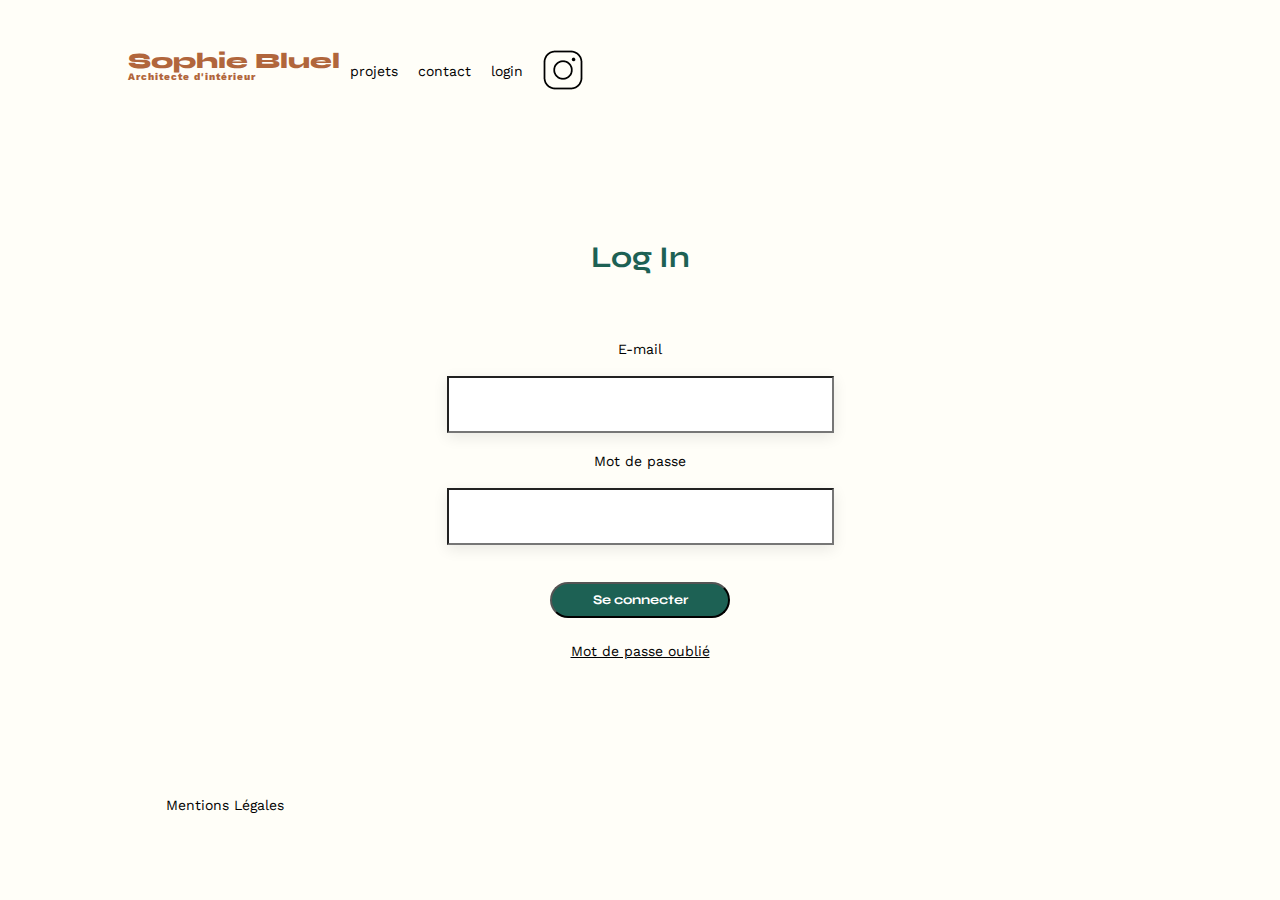
<file: FrontEnd/login/login.html>
<!DOCTYPE html>
<html lang="fr">

<head>
   <meta charset="UTF-8">
   <meta name="viewport" content="width=device-width, initial-scale=1.0">
   <title>Connexion</title>
   <link href="https://fonts.googleapis.com/css2?family=Syne:wght@700;800&family=Work+Sans&display=swap"
      rel="stylesheet">
   <link rel="stylesheet" href="../assets/style.css">
   <script src="./login.js" defer></script>
</head>

<body>
   <header>
      <a href="../index.html">
         <h1>Sophie Bluel <span>Architecte d'intérieur</span></h1>
      </a>
      <nav>
         <ul>
            <li>projets</li>
            <li>contact</li>
            <li><a href="./login.html">login</a></li>
            <li><img src="../assets/icons/instagram.png" alt="Instagram"></li>
         </ul>
      </nav>
   </header>



   <h1 class="login">Log In</h1>
   <form action="" method="post" class="login__form">
      <label for="mail">E-mail</label>
      <input type="text" name="mail" id="mail" class="field">
      <label for="password">Mot de passe</label>
      <input type="password" name="password" id="password" class="field">
      <input type="submit" value="Se connecter" class="connexion">
      <p class="forget">Mot de passe oublié</p>
   </form>

   <section class="login_fail">
      <p class="fail">Identifiant ou mot de passe incorrect</p>
   </section>


   <footer>
      <nav>
         <ul>
            <li>Mentions Légales</li>
         </ul>
      </nav>
   </footer>
</body>

</html>
</file>
<file: FrontEnd/assets/style.css>
/* http://meyerweb.com/eric/tools/css/reset/
   v2.0 | 20110126
   License: none (public domain)
*/

html,
body,
div,
span,
applet,
object,
iframe,
h1,
h2,
h3,
h4,
h5,
h6,
p,
blockquote,
pre,
a,
abbr,
acronym,
address,
big,
cite,
code,
del,
dfn,
em,
img,
ins,
kbd,
q,
s,
samp,
small,
strike,
strong,
sub,
sup,
tt,
var,
b,
u,
i,
center,
dl,
dt,
dd,
ol,
ul,
li,
fieldset,
form,
label,
legend,
table,
caption,
tbody,
tfoot,
thead,
tr,
th,
td,
article,
aside,
canvas,
details,
embed,
figure,
figcaption,
footer,
header,
hgroup,
menu,
nav,
output,
ruby,
section,
summary,
time,
mark,
audio,
video {
  margin: 0;
  padding: 0;
  border: 0;
  font-size: 100%;
  font: inherit;
  vertical-align: baseline;
}
/* HTML5 display-role reset for older browsers */
article,
aside,
details,
figcaption,
figure,
footer,
header,
hgroup,
menu,
nav,
section {
  display: block;
}
body {
  line-height: 1;
}
ol,
ul {
  list-style: none;
}
blockquote,
q {
  quotes: none;
}
blockquote:before,
blockquote:after,
q:before,
q:after {
  content: '';
  content: none;
}
table {
  border-collapse: collapse;
  border-spacing: 0;
}
/** end reset css**/
body {
  background-color: #fffef8;
  /*max-width: 1140px;*/
  width: clamp(375px, 80vw, 1140px);
  box-sizing: border-box;
  margin: 0 auto;
  font-family: 'Work Sans';
  font-size: 14px;
}
header {
  display: flex;
  /*justify-content: space-between;*/
  width: clamp(375px, 100%, 1140px);
  margin: 50px 0;
}
section {
  margin: 50px 0;
}

h1 {
  display: flex;
  flex-direction: column;
  font-family: 'Syne';
  font-size: 22px;
  font-weight: 800;
  color: #b1663c;
}

h1 > span {
  font-family: 'Work Sans';
  font-size: 10px;
  letter-spacing: 0.1em;
}

h2 {
  font-family: 'Syne';
  font-weight: 700;
  font-size: 30px;
  color: #1d6154;
}
nav {
  width: fit-content;
}

nav ul {
  display: flex;
  align-items: center;
  list-style-type: none;
}
nav li {
  padding: 0 10px;
  font-size: 1em;
}

li:hover {
  color: #b1663c;
}
#introduction {
  display: flex;
  align-items: center;
}
#introduction figure {
  flex: 1;
}
#introduction img {
  display: block;
  margin: auto;
  width: 80%;
}

#introduction article {
  flex: 1;
}
#introduction h2 {
  margin-bottom: 1em;
}

#introduction p {
  margin-bottom: 0.5em;
}
#portfolio h2 {
  text-align: center;
  margin-bottom: 1em;
}

/* STYLE FOR FILTER */

.filterContainer {
  display: flex;
  justify-content: center;
  flex-wrap: wrap;
}

.filter {
  background-color: transparent;
  border-radius: 60px;
  border: 1px solid #1d6154;
  font-family: 'Syne';
  font-weight: 700;
  font-size: 16px;
  color: #1d6154;
  margin: 2em 0.5em;
  padding: 1em;
  text-align: center;
  cursor: pointer;
}

.filterActive {
  background-color: #1d6154;
  color: white;
}

.hide {
  display: none;
}

.gallery {
  width: 100%;
  display: grid;
  grid-template-columns: 1fr 1fr 1fr;
  grid-column-gap: 20px;
  grid-row-gap: 20px;
}

.gallery img {
  width: 100%;
}
#contact {
  width: 50%;
  margin: auto;
}
#contact > * {
  text-align: center;
}
#contact h2 {
  margin-bottom: 20px;
}
#contact form {
  text-align: left;
  margin-top: 30px;
  display: flex;
  flex-direction: column;
}

#contact input {
  height: 50px;
  font-size: 1.2em;
  border: none;
  box-shadow: 0px 4px 14px rgba(0, 0, 0, 0.09);
}
#contact label {
  margin: 2em 0 1em 0;
}
#contact textarea {
  border: none;
  box-shadow: 0px 4px 14px rgba(0, 0, 0, 0.09);
}

input[type='submit'] {
  font-family: 'Syne';
  font-weight: 700;
  color: white;
  background-color: #1d6154;
  margin: 2em auto;
  width: 180px;
  text-align: center;
  border-radius: 60px;
}

footer nav ul {
  display: flex;
  justify-content: flex-end;
  margin: 2em;
}

/* LOGIN PAGE */

/* style du titre */
.login {
  color: #1d6154;
  text-align: center;
  font-family: Syne;
  font-size: 30px;
  font-style: normal;
  font-weight: 700;
  margin-bottom: 60px;
  margin-top: 150px;
}

/* emplacement du form */
.login__form {
  display: flex;
  flex-direction: column;
  align-items: center;
}

.login__form label {
  margin: 1%;
}
/* style des champs */
.field {
  margin: 10px 0;
  background: #fff;
  box-shadow: 0px 4px 14px 0px rgba(0, 0, 0, 0.09);
  width: 379px;
  height: 51px;
  flex-shrink: 0;
}

/* style du bouton connexion*/
.connexion {
  width: 179px;
  height: 36px;
  flex-shrink: 0;
  cursor: pointer;
}

/* style de mot de passe oublié */
.forget {
  text-decoration: underline;
  cursor: pointer;
}

/* Login link style neutre */
a {
  text-decoration: none;
  color: initial;
}
a:visited {
  color: inherit;
}

a:hover {
  color: #b1663c;
}

/* login fail */
.login_fail {
  padding: 20px;
}

.fail {
  display: none;
  background-color: #f8d7da;
  color: #1d6154;
  border: 5px solid;
  border-radius: 30px;
  border-width: 1px;
  text-align: center;
}

/* mode edition bar */

.edition {
  width: clamp(375px, 100%, 1140px);
  /*margin-bottom: 15%;*/
  font-family: 'Work Sans';
  position: absolute;
  top: 0;
  left: 0;
  background-color: black;
  color: white;
  height: 35px;
}
.edition p {
  padding-top: 5px;
  display: flex;
  justify-content: center;
}

.projects {
  display: flex;
  justify-content: center;
}
.edit {
  margin-left: 31px;
  margin-top: 5px;
  cursor: pointer;
}

/* MODALE */

/* Dialog part */
.modale {
  border-radius: 10px;
  background: #fff;
  width: clamp(250px, 80vw, 650px);
  height: fit-content;
  flex-shrink: 0;
  border: none;
  outline: none;
  align-content: center;
}

dialog::backdrop {
  background-color: rgba(0, 0, 0, 0.3);
}

/* buttons part */

modale-top {
  position: relative;
}

.close {
  position: absolute;
  right: 15px;
  width: 24px;
  height: 24px;
  flex-shrink: 0;
  margin: 10px;
  cursor: pointer;
}

.return {
  display: none;
  position: absolute;
  left: 15px;
  width: 21px;
  height: 21px;
  flex-shrink: 0;
  margin: 10px;
  cursor: pointer;
}

/* Modale Gallery */

.modale-gallery {
  display: grid;
  grid: auto-flow / repeat(5, 1fr);
  grid-gap: 6px 23px;
  margin: auto;
  margin-top: 5%;
  width: 90%;
}

.modale-gallery img {
  width: 100%;
  height: auto;
}

.image-container {
  position: relative;
  width: 100%;
  height: auto;
  overflow: hidden;
}

.modale-gallery i {
  cursor: pointer;
  background-color: black;
  color: white;
  position: absolute;
  z-index: 1;
  top: 5px;
  right: 5px;
  padding: 5px;
  border-radius: 25%;
}

.modale-gallery i::backdrop {
  background-color: black;
}

/* titre modale */
.modale-title {
  color: #000;
  text-align: center;
  font-family: Work Sans;
  font-size: 26px;
  font-style: normal;
  font-weight: 400;
  line-height: normal;
  margin-top: 60px;
}

/* Line modale */
hr {
  color: #b3b3b3;
  width: 90%;
  margin: 68px auto;
}

/* Bouton modale */
.modale-button {
  display: flex;
  justify-content: center;
  cursor: pointer;
  border: #1d6154;
  outline: none;
  width: 237px;
  height: 36px;
  flex-shrink: 0;
}

/* form */

.form {
  display: flex;
  flex-direction: column;
  align-items: center;
}

/* ajout photo */

.photo-cadre {
  width: clamp(150px, 80vw, 500px);
  height: 169px;
  flex-shrink: 0;
  border-radius: 3px;
  background: #e8f1f6;
  margin: auto;
  margin-top: 36px;
  display: flex;
  justify-content: center;
  align-items: center;
  flex-direction: column;
}

.photo-vignette {
  width: 76px;
  height: 76px;
  flex-shrink: 0;
  margin-top: 0;
  background-size: contain;
}

.photo-button {
  width: 173px;
  height: 36px;
  flex-shrink: 0;
  border-radius: 50px;
  background: #cbd6dc;
  cursor: pointer;
  border: none;
  color: #306685;
  text-align: center;
  font-family: Work Sans;
  font-size: 14px;
  font-style: normal;
  font-weight: 500;
  line-height: normal;
}

.photo-restriction {
  color: #444;
  text-align: center;
  font-family: Work Sans;
  font-size: 10px;
  font-style: normal;
  font-weight: 400;
  line-height: normal;
  padding-top: 5px;
}

/* ajout titre */

.titre {
  width: clamp(100px, 80vw, 400px);
  height: 51px;
  flex-shrink: 0;
  background: #fff;
  box-shadow: 0px 4px 14px 0px rgba(0, 0, 0, 0.09);
  margin-top: 56px;
  border: none;
}

.form-label-titre {
  position: relative;
  top: 45px;
  right: 10em;
  color: #3d3d3d;
  font-family: Work Sans;
  line-height: normal;
}

.categorie {
  width: clamp(100px, 80vw, 400px);
  height: 51px;
  flex-shrink: 0;
  background: #fff;
  box-shadow: 0px 4px 14px 0px rgba(0, 0, 0, 0.09);
  margin-top: 47px;
  border: none;
}

.form-label-categorie {
  position: relative;
  top: 40px;
  right: 9em;
  color: #3d3d3d;
  font-family: Work Sans;
  line-height: normal;
}
</file>
